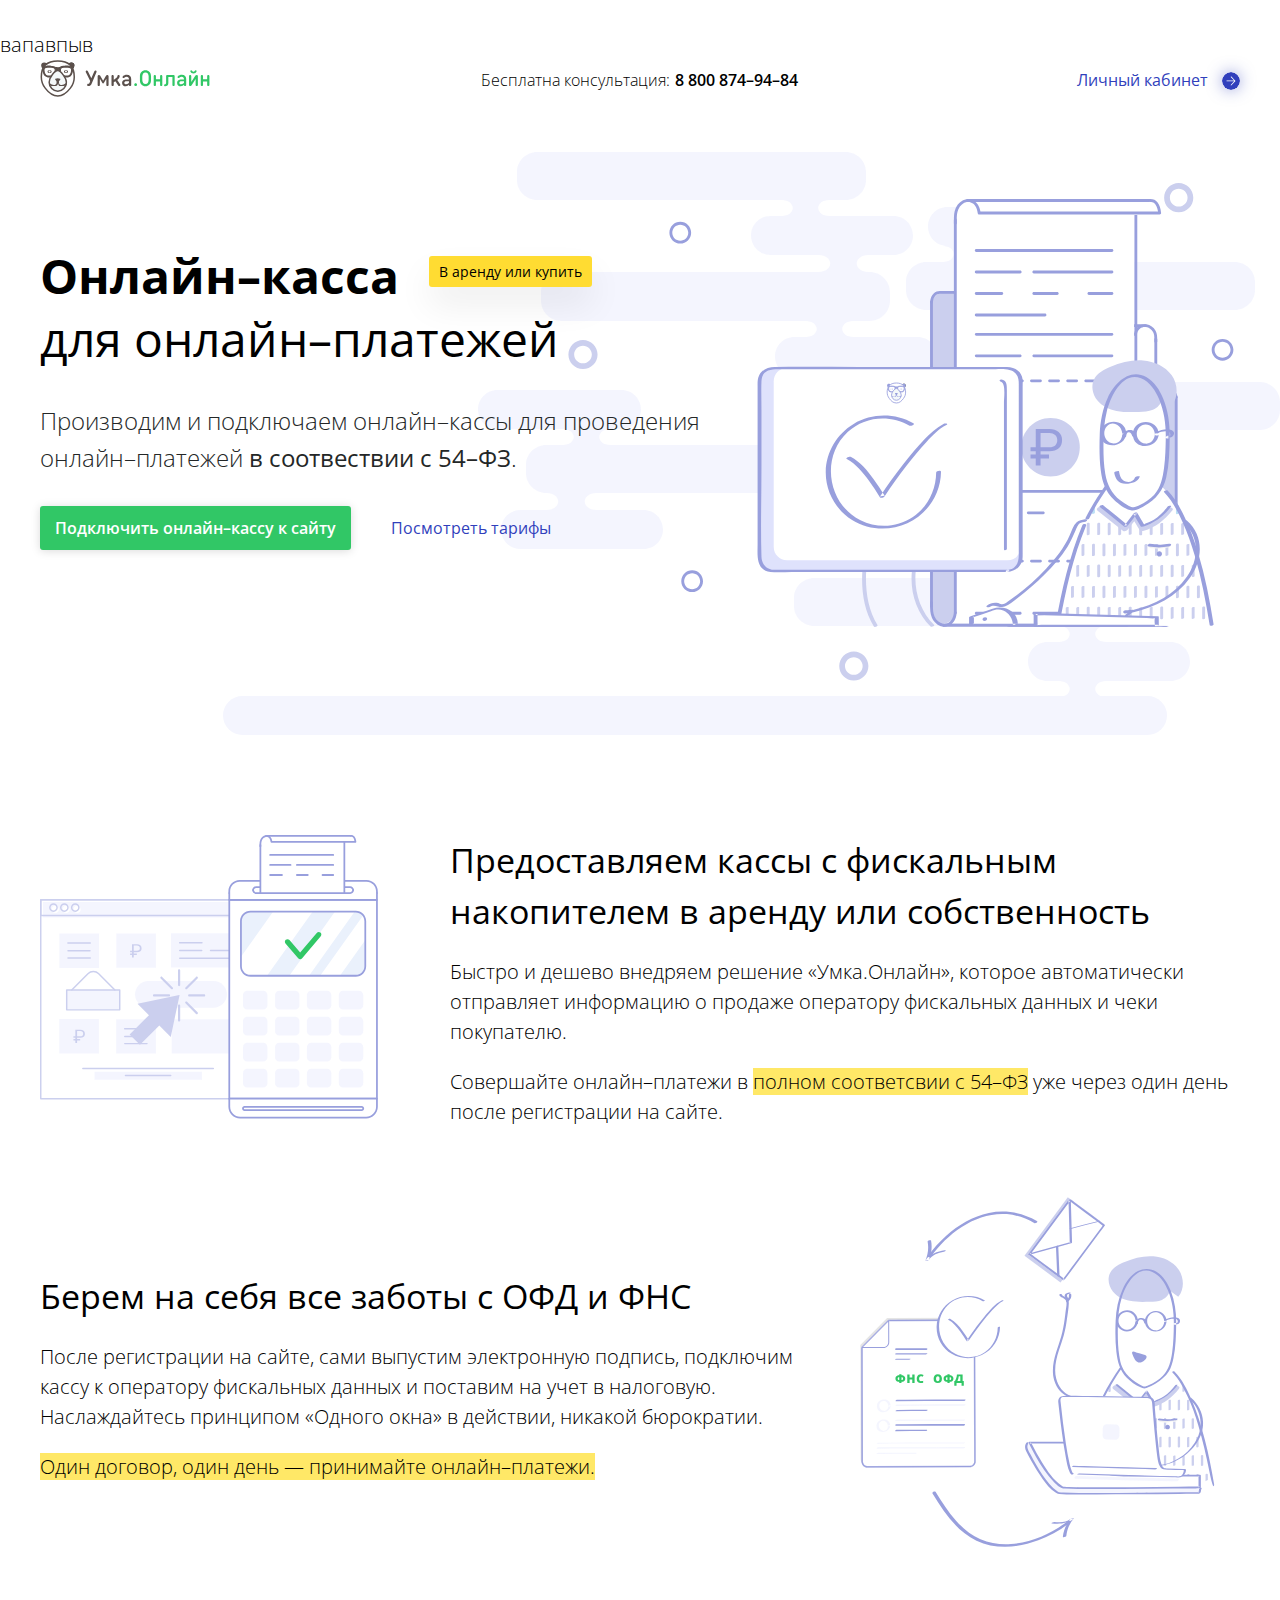
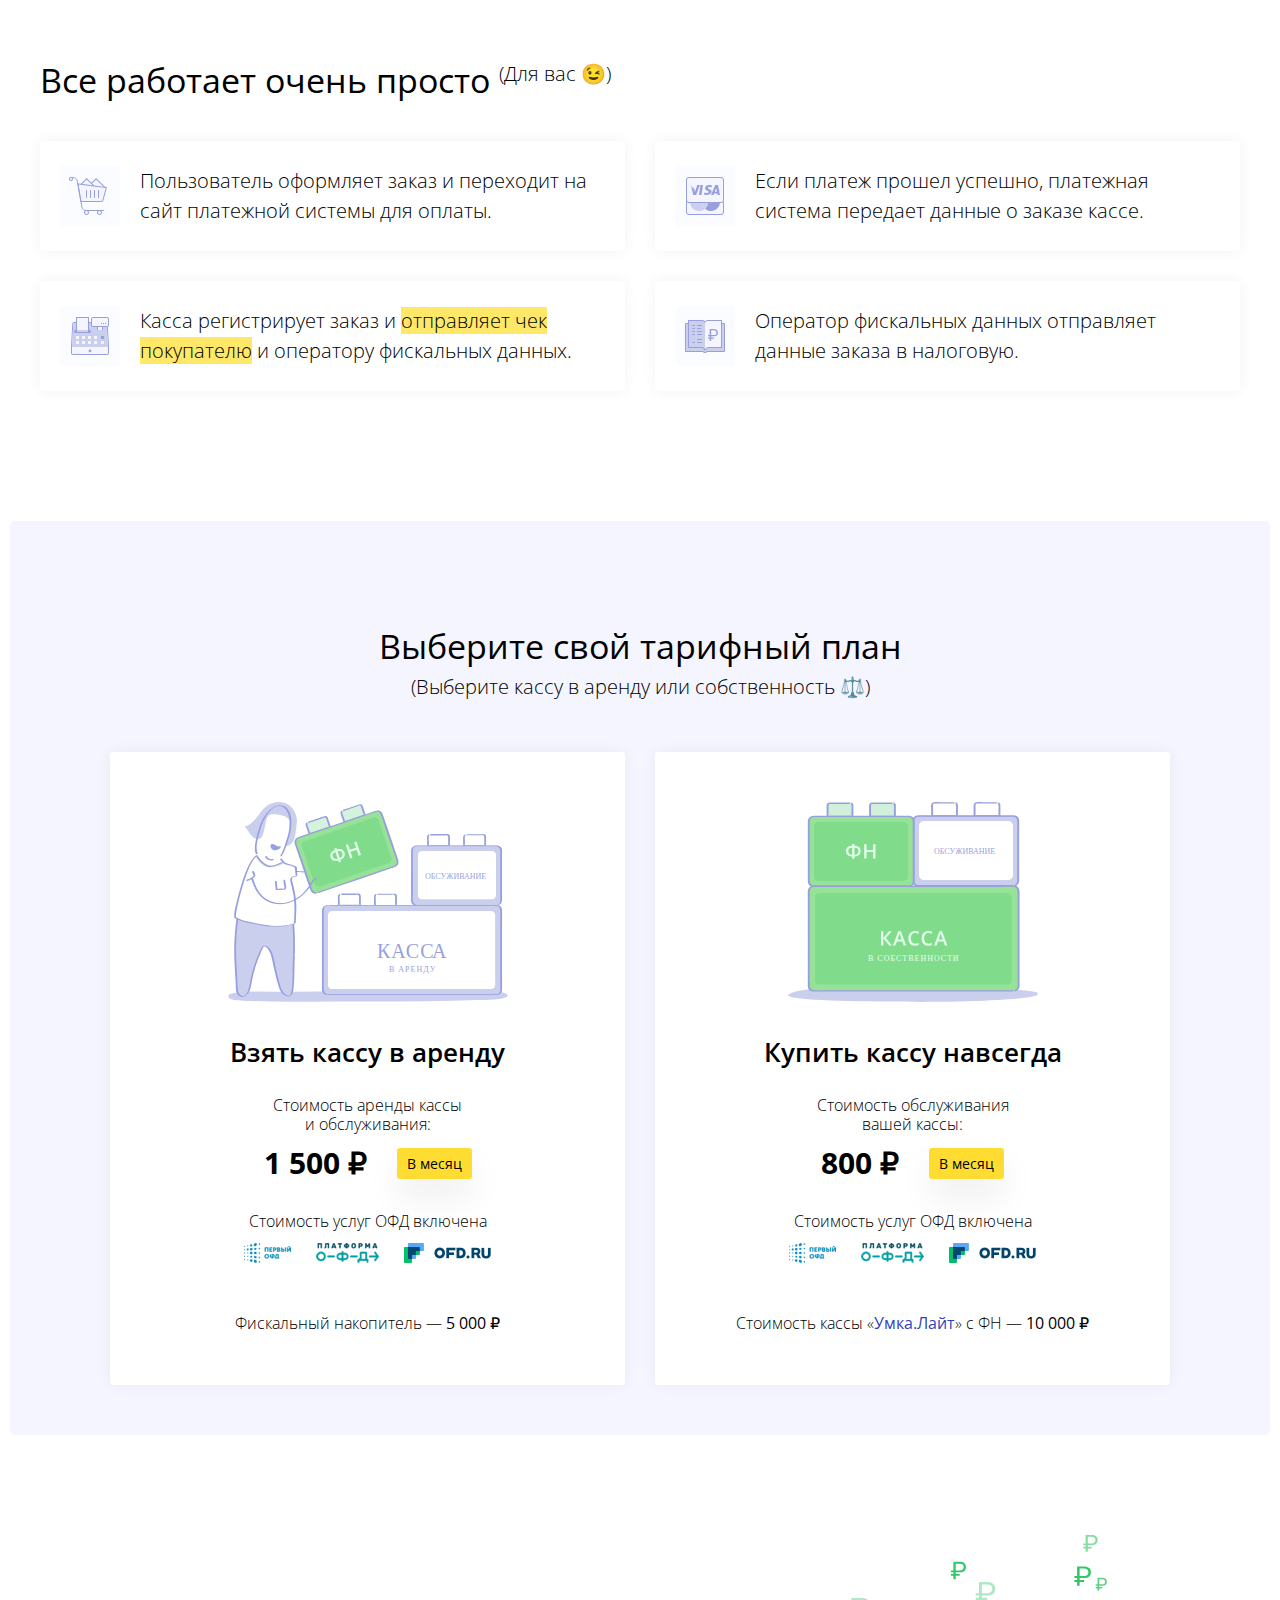
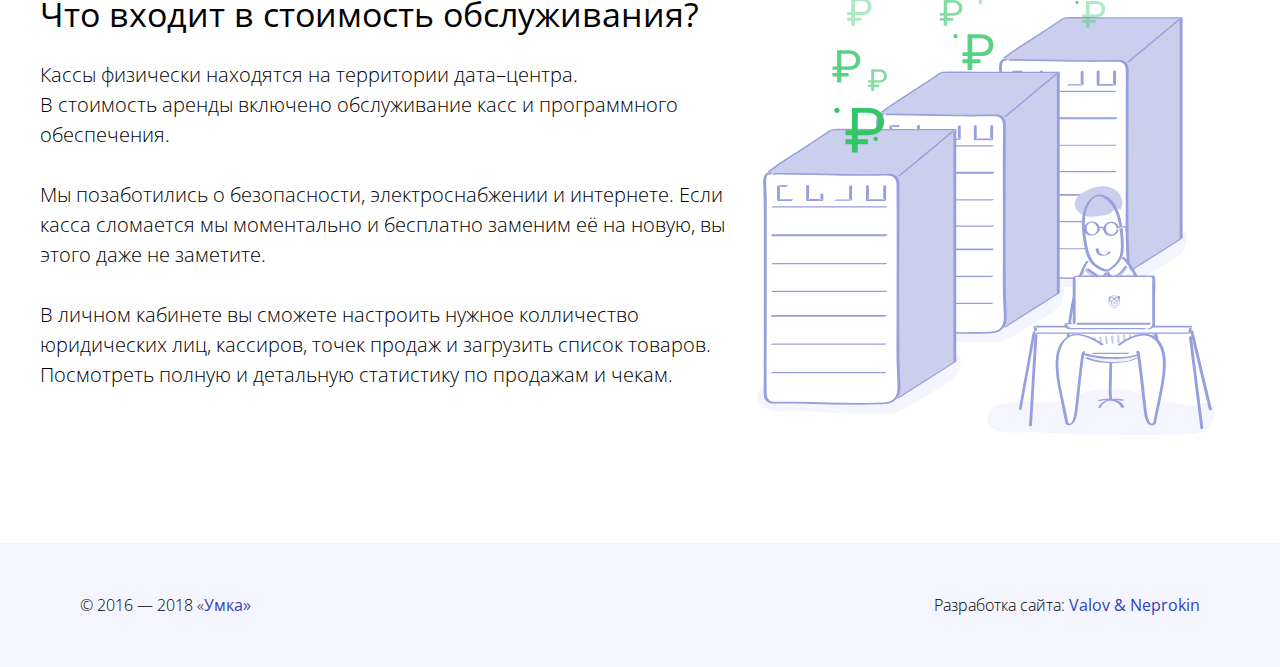
<file: index.html>
<!DOCTYPE html>
<html>

<head>
    <meta http-equiv="Content-Type" content="text/html; charset=utf-8">
    <title>Аренда онлайн–клас</title>
    <meta charset="utf-8">
    <link href="https://fonts.googleapis.com/css?family=Open+Sans:300,400,600,700" rel="stylesheet">
    <link type="text/css" rel="stylesheet" href="assets/css/reset.css" media="all">
    <link type="text/css" rel="stylesheet" href="assets/css/grid.css" media="all">
    <link type="text/css" rel="stylesheet" href="assets/css/modal.css" media="all">
    <link type="text/css" rel="stylesheet" href="assets/css/form.css" media="all">
    <link type="text/css" rel="stylesheet" href="assets/css/style.css" media="all">
    <link type="text/css" rel="stylesheet" href="assets/css/features.css" media="all">
    <link type="text/css" rel="stylesheet" href="assets/css/badge.css" media="all">
    <link type="text/css" rel="stylesheet" href="assets/css/btn.css" media="all">
    <link type="text/css" rel="stylesheet" href="assets/css/price.css" media="all">
    <link type="text/css" rel="stylesheet" href="assets/css/typography.css" media="all">
</head>

<body>
<!-- Header -->
<header class="header">
    вапавпыв
    <div class="container">
        <div class="row align-items-center">
            <div class="col-4">
                <a href="/" class="logo"> <img src="assets/img/logo.svg" alt="Умка.Онлайн"></a>
            </div>
            <div class="col-4">
                <div class="header_phone">
                    <span class="small">Бесплатна консультация:</span>
                    <a class="phone" href="tel:8 800 874–94–84">8 800 874–94–84</a>
                </div>
            </div>
            <div class="col-4">
                <div class="dashboard">
                    <a href="#">Личный кабинет
                        <svg class="svg-icon">
                            <use xlink:href="#sing_up" xmlns:xlink="http://www.w3.org/1999/xlink"></use>
                        </svg>
                    </a>
                </div>
            </div>
        </div>
    </div>
</header>

<!-- First screen -->
<div class="section first-screen">
    <div class="container">
        <div class="row">
            <div class="col-7">
                <h1>
                    <b>Онлайн–касса</b><sup><span class="badge badge-primary">В аренду или купить</span></sup><br>для
                    онлайн–платежей
                </h1>
                <p class="regular">Производим и подключаем онлайн–кассы для проведения онлайн–платежей <b>в соотвествии
                    с 54–ФЗ</b>.</p>
                <a href="#" class="btn btn-primary" data-toggle="modal" data-target="#modal_callback" >Подключить онлайн–кассу к сайту</a>
                <a href="#section_price" class="btn btn-link">Посмотреть тарифы</a>
            </div>
            <div class="col-5">
                <img src="assets/img/people.svg" alt="Онлайн—касса">
            </div>
        </div>
    </div>
</div>

<!-- Two screen -->
<div class="section pb-0">
    <div class="container">
        <div class="row align-items-center">
            <div class="col-4">
                <img src="assets/img/online-kassa.svg">
            </div>
            <div class="col-8">
                <h2>Предоставляем кассы с фискальным накопителем в аренду или собственность</h2>
                <p>Быстро и дешево внедряем решение «Умка.Онлайн», которое автоматически отправляет информацию о продаже
                    оператору фискальных данных и чеки покупателю.</p>
                <p>Совершайте онлайн–платежи в <span class="highlight">полном соответсвии с 54–ФЗ</span> уже через один
                    день после регистрации на сайте.</p>
            </div>
        </div>
        <div class="row align-items-center up">
            <div class="col-8">
                <h2>Берем на себя все заботы с ОФД и ФНС</h2>
                <p>После регистрации на сайте, сами выпустим электронную подпись, подключим кассу к оператору фискальных
                    данных и поставим на учет в налоговую. Наслаждайтесь принципом «Одного окна» в действии, никакой
                    бюрократии.</p>
                <p><span class="highlight">Один договор, один день — принимайте онлайн–платежи.</span></p>
            </div>
            <div class="col-4">
                <img src="assets/img/online-kassa_ofd_fns.svg">
            </div>
        </div>
    </div>
</div>
<!-- Three screen -->
<div class="section">
    <div class="container">

            <h2>Все работает очень просто <sup>(Для вас 😉)</sup></h2>

        <div class="row">

            <div class="col-6">
                <div class="features-item">
                    <div class="features-item__img">
                        <img src="assets/img/just_icon_one.svg">
                    </div>
                    <div class="features-item__text">
                        <p>Пользователь оформляет заказ и переходит на сайт платежной системы для оплаты.</p>
                    </div>
                </div>
                <div class="features-item">
                    <div class="features-item__img">
                        <img src="assets/img/just_icon_three.svg">
                    </div>
                    <div class="features-item__text">
                        <p>Касса регистрирует заказ и <span class="highlight">отправляет чек покупателю</span> и
                            оператору фискальных данных.</p>
                    </div>
                </div>
            </div>
            <div class="col-6">
                <div class="features-item">
                    <div class="features-item__img">
                        <img src="assets/img/just_icon_two.svg">
                    </div>
                    <div class="features-item__text">
                        <p>Если платеж прошел успешно, платежная система передает данные о заказе кассе.</p>
                    </div>
                </div>
                <div class="features-item">
                    <div class="features-item__img">
                        <img src="assets/img/just_icon_four.svg">
                    </div>
                    <div class="features-item__text">
                        <p>Оператор фискальных данных отправляет данные заказа в налоговую.</p>
                    </div>
                </div>
            </div>
        </div>
    </div>
</div>

<!-- Four screen -->
<a name="section_price"></a>
<div  class="container container_bg">
    <div class="section section-price">
        <div class="h2p text-center">
            <h2>Выберите свой тарифный план</h2>
            <p>(Выберите кассу в аренду или собственность ⚖️)</p>
        </div>
        <div class="row">

            <div class="col-6">
                <div class="price-item">
                    <div class="price-item__img">
                        <img src="assets/img/price_img_one.svg">
                    </div>
                    <h3 class="pice-item__name">
                        Взять кассу в аренду
                    </h3>
                    <div class="price-item__price property">
                        <div class="property__label">
                            Стоимость аренды кассы<br> и обслуживания:
                        </div>
                        <div class="property__content">
                            <div class="price-content-cost">
                                <div class="text_price">
                                    1 500 ₽
                                </div>
                                <div class="price-item__term">
                                    В месяц
                                </div>
                            </div>
                        </div>
                    </div>
                    <div class="price-item__logos property">
                        <div class="property__label">
                            Стоимость услуг ОФД включена
                        </div>
                        <div class="property__content">
                            <a href="https://www.1-ofd.ru" target="_blank"><img src="assets/img/ofd1.png"></a>
                            <a href="https://platformaofd.ru target=" _blank""><img src="assets/img/ofd2.png"></a>
                            <a href="https://ofd.ru" target="_blank"><img src="assets/img/ofd3.png"></a>
                        </div>
                    </div>
                    <div class="price-item__footer">
                        <p class="small">Фискальный накопитель — <b>5 000 ₽</b></p>
                    </div>
                </div>
            </div>
            <div class="col-6">
                <div class="price-item">
                    <div class="price-item__img">
                        <img src="assets/img/price_img_two.svg">
                    </div>
                    <h3 class="pice-item__name">
                        Купить кассу навсегда
                    </h3>
                    <div class="price-item__price property">
                        <div class="property__label">
                            Стоимость обслуживания<br>вашей кассы:
                        </div>
                        <div class="property__content">
                            <div class="price-content-cost">
                                <div class="text_price">800 ₽</div>
                                <div class="price-item__term very_small">В месяц</div>
                            </div>
                        </div>
                    </div>
                    <div class="price-item__logos property">
                        <div class="property__label">
                            Стоимость услуг ОФД включена
                        </div>
                        <div class="property__content">
                            <a href="https://www.1-ofd.ru" target="_blank"><img src="assets/img/ofd1.png"></a>
                            <a href="https://platformaofd.ru" target="_blank"><img src="assets/img/ofd2.png"></a>
                            <a href="https://ofd.ru" target="_blank"><img src="assets/img/ofd3.png"></a>
                        </div>
                    </div>
                    <div class="price-item__footer">
                        <p class="small">Стоимость кассы «<a href="http://tdproxy.ru/kkm-umka-01-fa-standart"
                                                             target="_blank">Умка.Лайт</a>» с ФН — <b>10 000 ₽</b></p>
                    </div>
                </div>
            </div>
        </div>
    </div>
</div>

<!-- Five screen -->
<div class
"section">
<div class="container container_data">
    <div class="row row_data">
        <div class="col-7">
            <h2>Что входит в стоимость обслуживания?</h2>
            <p>Кассы физически находятся на территории дата–центра. <br>В стоимость аренды включено обслуживание касс и
                программного обеспечения.</br><br> Мы позаботились о безопасности, электроснабжении и интернете. Если
                касса сломается мы моментально и
                бесплатно заменим её на новую, вы этого даже не заметите.</br><br>В личном кабинете вы сможете настроить
                нужное колличество юридических лиц, кассиров, точек продаж и загрузить список товаров. Посмотреть полную
                и детальную статистику по продажам
                и чекам.</b>
            </p>
        </div>
        <div class="col-5">
            <img src="assets/img/data_processing_center.svg"</div>
    </div>
</div>
</div>

<!-- Footer -->
<div class="section_footer">
    <div class="container">
        <div class="row small">
            <div class="col-4">
                <p>© 2016 — 2018 «<a href="/">Умка»</a></p>
            </div>
            <div class="col-8 text-right">
                <p>Разработка сайта: <a href="http://v-n.io" target="_blank">Valov & Neprokin</a></p>
            </div>
        </div>
    </div>
</div>


<div class="modal fade" tabindex="-1" role="dialog"  id="modal_callback">
    <div class="modal-dialog">
        <div class="modal__title">
            Подключить онлайн–кассу
        </div>
        <div class="modal__body">
            <form method="post"  id="callback_form">
                <div class="form__content">
                    <div class="form-group">
                        <input type="text" name="fields[name]" placeholder="Как к вам обращаться?" required />

                    </div>
                    <div class="form-group">
                        <div class="row">
                            <div class="col-6">
                                <input type="text" name="fields[email]" placeholder="Электронная почта" required/>
                            </div>
                            <div class="col-6">
                                <input type="text" name="fields[phone]"  class="input-phone" placeholder="Контактный телефон" required/>
                            </div>
                        </div>
                    </div>
                    <div class="form-group">
                        <div class="row align-items-center">
                            <div class="col-6">
                                <input type="checkbox" name="agree" id="agree"/>
                                <label for="agree">Согласен с условями обработки</label>
                            </div>
                            <div class="col text-right" >
                                <input type="submit" class="btn btn-primary btn-lg"
                                       value="Подключить онлайн–кассу к сайту" />
                            </div>
                        </div>
                    </div>
                </div>
                <div class="form__success-message">
                    <p>
                        Спасибо за Вашу заявку, менеджер свяжется с Вами<br> в ближайшее время.
                    </p>
                    <p>
                        <img src="assets/img/bear.svg">

                    </p>
                </div>

            </form>
        </div>
    </div>
</div>


<svg style="position: absolute; width: 0; height: 0;" width="0" height="0" version="1.1"
     xmlns="http://www.w3.org/2000/svg" xmlns:xlink="http://www.w3.org/1999/xlink">
    <defs>
        <symbol id="sing_up" viewBox="0 0 20 20">
            <g fill="none" fill-rule="evenodd">
                <circle cx="10" cy="10" r="10" fill="currentColor"/>
                <path fill="#FFF" fill-rule="nonzero"
                      d="M5.10095197,0.00144770499 C4.95472149,0.0297982922 4.83607252,0.144089915 4.79455926,0.296588228 C4.75304601,0.449086541 4.79580975,0.613558154 4.90499004,0.72131085 L8.50579035,4.56930657 C8.50579035,4.56930657 0.457245723,4.56869278 0.445004837,4.56930657 C0.228551275,4.58014938 1.08986713e-14,4.74276652 0,4.98813604 C-1.08639768e-14,5.23350556 0.23073368,5.40696551 0.445004837,5.40696551 L8.50579035,5.40696551 L4.90499004,9.25496123 C4.7881283,9.3555978 4.73530028,9.51871014 4.76894526,9.67501457 C4.80259024,9.83131899 4.91680044,9.95336973 5.06306386,9.98932444 C5.20932728,10.0252792 5.36196127,9.96882449 5.45613295,9.84394017 L9.73055236,5.28916972 L10,4.98813604 L9.73055236,4.68710236 L5.45613295,0.132331913 C5.37425438,0.0390346231 5.25697326,-0.00917017574 5.13769483,0.00144770499 C5.12545394,0.000833909323 5.11319285,0.000833909323 5.10095197,0.00144770499 Z"
                      transform="translate(5 5)"/>
            </g>
        </symbol>
    </defs>
</svg>
<script src="https://ajax.googleapis.com/ajax/libs/jquery/3.3.1/jquery.min.js"></script>
<script src="/assets/js/bootstrap.min.js"></script>
<script src="/assets/js/jquery.mask.js"></script>
<script src="/assets/js/main.js"></script>



</body>
</file>
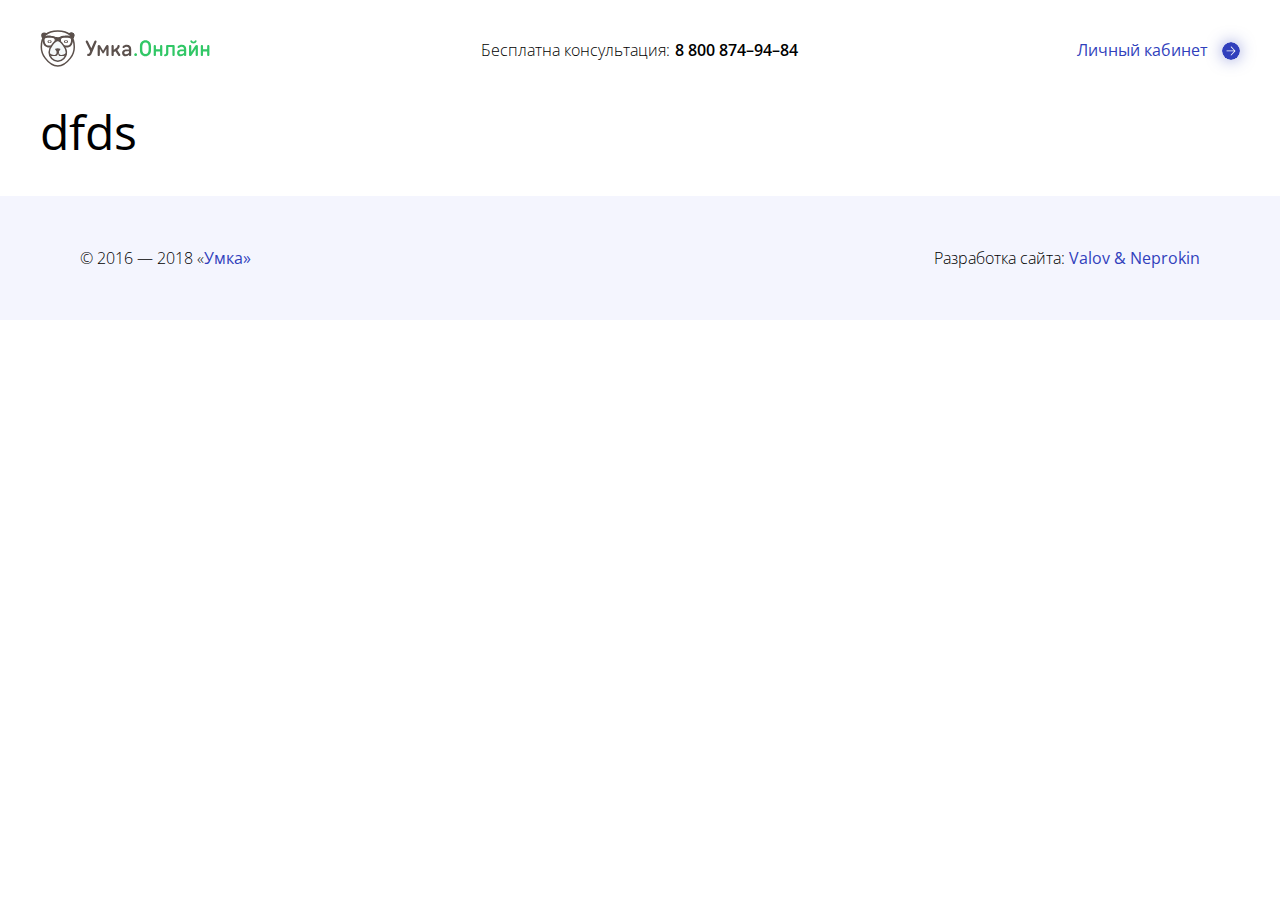
<file: rules.html>
<!DOCTYPE html>
<html>

<head>
    <meta http-equiv="Content-Type" content="text/html; charset=utf-8">
    <title>Аренда онлайн–клас</title>
    <meta charset="utf-8">
    <link href="https://fonts.googleapis.com/css?family=Open+Sans:300,400,600,700" rel="stylesheet">
    <link type="text/css" rel="stylesheet" href="assets/css/reset.css" media="all">
    <link type="text/css" rel="stylesheet" href="assets/css/grid.css" media="all">
    <link type="text/css" rel="stylesheet" href="assets/css/modal.css" media="all">
    <link type="text/css" rel="stylesheet" href="assets/css/form.css" media="all">
    <link type="text/css" rel="stylesheet" href="assets/css/style.css" media="all">
    <link type="text/css" rel="stylesheet" href="assets/css/features.css" media="all">
    <link type="text/css" rel="stylesheet" href="assets/css/badge.css" media="all">
    <link type="text/css" rel="stylesheet" href="assets/css/btn.css" media="all">
    <link type="text/css" rel="stylesheet" href="assets/css/price.css" media="all">
    <link type="text/css" rel="stylesheet" href="assets/css/typography.css" media="all">
</head>

<body>
<!-- Header -->
<header class="header">
    <div class="container">
        <div class="row align-items-center">
            <div class="col-4">
                <a href="/" class="logo"> <img src="assets/img/logo.svg" alt="Умка.Онлайн"></a>
            </div>
            <div class="col-4">
                <div class="header_phone">
                    <span class="small">Бесплатна консультация:</span>
                    <a class="phone" href="tel:8 800 874–94–84">8 800 874–94–84</a>
                </div>
            </div>
            <div class="col-4">
                <div class="dashboard">
                    <a href="#">Личный кабинет
                        <svg class="svg-icon">
                            <use xlink:href="#sing_up" xmlns:xlink="http://www.w3.org/1999/xlink"></use>
                        </svg>
                    </a>
                </div>
            </div>
        </div>
    </div>
</header>

<div сlass="section">
    <div class="container">
        <h1>dfds</h1>
    </div>
</div>


<!-- Footer -->
<div class="section_footer">
    <div class="container">
        <div class="row small">
            <div class="col-4">
                <p>© 2016 — 2018 «<a href="/">Умка»</a></p>
            </div>
            <div class="col-8 text-right">
                <p>Разработка сайта: <a href="http://v-n.io" target="_blank">Valov & Neprokin</a></p>
            </div>
        </div>
    </div>
</div>


<div class="modal">
    <div class="modal-dialog">
        <div class="modal__title">
            Подключить онлайн–кассу
        </div>
        <div class="modal__body">
            <form>
                <div class="form-group">
                    <input type="text" name="name"/>

                </div>
                <div class="form-group">
                    <div class="row">
                        <div class="col-6">
                            <input type="text" name="email"/>
                        </div>
                        <div class="col-6">
                            <input type="text" name="phone"/>
                        </div>
                    </div>
                </div>
                <div class="form-group">
                    <div class="row align-items-center">
                        <div class="col-6">
                            <input type="checkbox" name="agree" id="agree"/>
                            <label for="agree">Согласен с <a href="#">условями обработки</a></label>
                        </div>
                        <div class="col-6">
                            <input type="submit" class="btn btn-primary btn-lg btn-block"
                                   value="Подключить онлайн–кассу к сайту"/>
                        </div>
                    </div>
                </div>

            </form>
        </div>
    </div>
</div>


<svg style="position: absolute; width: 0; height: 0;" width="0" height="0" version="1.1"
     xmlns="http://www.w3.org/2000/svg" xmlns:xlink="http://www.w3.org/1999/xlink">
    <defs>
        <symbol id="sing_up" viewBox="0 0 20 20">
            <g fill="none" fill-rule="evenodd">
                <circle cx="10" cy="10" r="10" fill="currentColor"/>
                <path fill="#FFF" fill-rule="nonzero"
                      d="M5.10095197,0.00144770499 C4.95472149,0.0297982922 4.83607252,0.144089915 4.79455926,0.296588228 C4.75304601,0.449086541 4.79580975,0.613558154 4.90499004,0.72131085 L8.50579035,4.56930657 C8.50579035,4.56930657 0.457245723,4.56869278 0.445004837,4.56930657 C0.228551275,4.58014938 1.08986713e-14,4.74276652 0,4.98813604 C-1.08639768e-14,5.23350556 0.23073368,5.40696551 0.445004837,5.40696551 L8.50579035,5.40696551 L4.90499004,9.25496123 C4.7881283,9.3555978 4.73530028,9.51871014 4.76894526,9.67501457 C4.80259024,9.83131899 4.91680044,9.95336973 5.06306386,9.98932444 C5.20932728,10.0252792 5.36196127,9.96882449 5.45613295,9.84394017 L9.73055236,5.28916972 L10,4.98813604 L9.73055236,4.68710236 L5.45613295,0.132331913 C5.37425438,0.0390346231 5.25697326,-0.00917017574 5.13769483,0.00144770499 C5.12545394,0.000833909323 5.11319285,0.000833909323 5.10095197,0.00144770499 Z"
                      transform="translate(5 5)"/>
            </g>
        </symbol>
    </defs>
</svg>

</body>
</file>
<file: assets/css/grid.css>
*,
*::before,
*::after {
  box-sizing: border-box;
}
body{
  min-width: 1260px;
}


.container {
  max-width: 1260px;
  margin: 0 auto;
  padding-left: 30px;
  padding-right: 30px;
}
.row {
  display: flex;
/*
  -webkit-flex-wrap: wrap;
  -ms-flex-wrap: wrap;
  flex-wrap: wrap;
*/
  margin-left: -15px;
  margin-right: -15px;
}
.col {
  flex-grow: 1
}
.col, .col-1, .col-2, .col-3, .col-4, .col-5, .col-6, .col-7, .col-8, .col-8, .col-10, .col-11, .col-12 {
  padding-left: 15px;
  padding-right: 15px;
}
.col-1 {
  flex-basis: 8.33%
}
.col-2 {
  flex-basis: 16.66%
}
.col-3 {
  flex-basis: 25%
}
.col-4 {
  flex-basis: 33.33%
}
.col-5 {
  flex-basis: 41.66%
}
.col-6 {
  flex-basis: 50%
}
.col-7 {
  flex-basis: 58.33%
}
.col-8 {
  flex-basis: 66.66%
}
.col-9 {
  flex-basis: 75%
}
.col-10 {
  flex-basis: 83.33%
}
.col-11 {
  flex-basis: 91.66%
}
.col-12 {
  flex-basis: 100%
}

.align-items-center{
  align-items:center;
}
.pb-0{
  padding-bottom: 0!important;
}
</file>
<file: assets/css/modal.css>
.modal{

  background: rgba(223, 226, 252, .8);
  position: fixed;
  top:0; right:0; left:0; bottom: 0;

  align-items: center;
  justify-content: center;

  display: none!important;

}
.modal.in{
  display: flex!important;
}

.modal-dialog{
  background:#fff;

  max-width: 888px;
  width: 100%;
  box-shadow: 0 0 15px 0 rgba(0,0,0,0.05);
  border-radius: 5px;
}

.modal__title{
  font-weight: 400;
  line-height: 1.3em;
  font-size: 48px;
  text-align: center;
  padding:  70px 70px 50px 70px;
}

.modal__body{
  padding: 0 70px 70px;
}
</file>
<file: assets/css/form.css>
input[type=text] {
  padding: 10px 20px ;
  background: #F9F8FA;
  border-radius: 5px;
  height: 60px;
  width: 100%;

  font-size: 18px;
  border:1px solid  transparent;
  box-shadow: none;
}
input[type=text]:hover{
  border-color: rgba(0,0,0, .1);
}
input[type=text]:focus{
  border-color: #31C766;
}

.form-group + .form-group{
  margin-top: 30px;
}


input[type=checkbox]{
  display: none;
}
input[type=checkbox] +label{
  position: relative;
  cursor: pointer;
  padding-left: 40px;

}
input[type=checkbox] +label:before{
  content: "";
  width: 25px; height: 25px;
  border-radius: 50%;
  background: #F9F8FA;
  border: 1px solid #DADADA;
  display: block;
  position: absolute;
  left: 0; top: 50%;
  margin-top: -12px;
}
input[type=checkbox] +label:hover:before{
  border-color: rgba(0,0,0, .3);
}

input[type=checkbox] +label:after{
  content: "";
  width: 15px; height: 15px;
  margin-top:-7px; left: 5px;
  top: 50%;
  border-radius: 50%;

  display: block;
  position: absolute;
}

input[type=checkbox]:checked +label:after{
  background: #31C766;

  box-shadow: 0 1px 10px 0 rgba(12,0,51,0.10);
}
</file>
<file: assets/css/style.css>
.section {
  padding-top: 100px;
  padding-bottom: 100px;
}

.section_bg {
  background: #F4F5FE;
}

.section_footer {

  background: #F4F5FE;
  padding: 50px 50px
}

.container_bg {
  background: #F4F5FE;
  border-radius: 5px;
}

.row_data {
  margin-top: 100px;
  margin-bottom: 100px;
  align-items: center;
}

.text-center {
  text-align: center;
}

.text-right {
  text-align: right;
}

.first-screen {
  background: url(../img/bg.svg) no-repeat;
  background-repeat: no-repeat;
  background-position: right bottom;
  max-width: 1400px;
  margin-right: auto;
  margin-left: auto;
}

.full-image {
}

.header {
  padding-top: 30px;
  align-items: center;
}
.header a{
  font-size: 16px;
}

.logo {
  display: block;
  overflow: hidden;
  line-height: 1em;
}

.dashboard a:hover svg {
  color: #222C87;
}

.dashboard svg {
  vertical-align: middle;
  box-shadow: 0 0 15px 0 rgba(49, 63, 188, 0.50);
  border-radius: 50%;
  margin-left: 10px;
  margin-top: -2px;
  font-size: 18px;
}

.dashboard {
  text-align: right;
}

.header_phone {
  line-height: 1em;
  text-align: center;
}

.header_phone .phone {
  display: inline-block;
  vertical-align: middle;
}

.up {
  margin-top: 70px;
}

.margin-left {
  margin-left: 30px;
}

.margin-right {
  margin-right: 30px;
}

.property__label {
  font-size: 16px;
  font-weight: 300;
  line-height: 1.2em;
}

.property__label+.property__content {
  margin-top: 10px;
}


#callback_form{
  position: relative;
}

.form-messages__item{
  padding: 0 10px;
  border-radius: 3px;
  margin-bottom: 10px;
  border:1px solid transparent;
}

.form-messages__item.error{
  background: rgba(171,39,34, .3);
}

.form__success-message{
  text-align: center;
  position: absolute;
  display: none;
  top:0;
  left: 0;
  width: 100%;
}
form  .form__content{
}
form.send  .form__success-message{
  display: block;
}
form.send  .form__content{
  opacity: 0;
}
</file>
<file: assets/css/features.css>
.features-item {
 display: flex;
 padding: 25px 15px 25px 20px;
 margin: 15px 0px  30px 0;
 box-shadow: 0 0 15px 0 rgba(0,0,0,0.05);
 border-radius: 3px;
 align-items: center;
}
.features-item__img {
  margin-right: 20px;
  flex: 0 0 60px;
  height: 60px;
}
</file>
<file: assets/css/badge.css>
.badge{
  box-shadow: 0 18px 35px 0 rgba(0, 0, 0, 0.07);
  border-radius: 3px;
  margin-left: 30px;
  padding: 5px 10px 5px 10px;
  display: inline-block;
  line-height: 1.5em;
  font-size: 14px;
}
.badge-primary{
  background: #FFDC32;
  color: #000;
}

.badge-secondary{
    background: #FFDC32;
}
</file>
<file: assets/css/btn.css>
.btn {
  padding: 0 15px 0 15px;
  line-height: 44px;
  display: inline-block;
  font-size: 16px;
  height: 44px;
  border: 0;
}
.btn-primary {
  background: #31C766;
  color: #FFF;
  font-weight: 600;
  border-radius: 3px;

  box-shadow: 0 1px 10px 0 rgba(0,0,0,0.15);
  position: relative;
  top: 0;
  transition: all .2s;
}
.btn-primary:hover {
  background: #1AAA4D;
  color: #FFF;
}
.btn-primary:active {
  background: #1AAA4D;
  top: 1px;
}
.btn-link  {
  margin-left: 20px;
}

.btn-block{
  display: block;
  width: 100%;
}
.btn-lg{
  height: 60px;
  border-radius: 5px;
}
</file>
<file: assets/css/price.css>
.price-item {
  box-shadow: 0 0 15px 0 rgba(0, 0, 0, 0.05);
  border-radius: 3px;
  background-color: #FFF;
  padding: 50px 10px;
  text-align: center;
}

.price-item__img {
  margin: auto;
  text-align: center;
}

.section-price {
  padding-left: 70px;
  padding-right: 70px;
  padding-bottom: 50px;
}

.price-item__term {
  background: #FFDC32;
  box-shadow: 0 18px 35px 0 rgba(0, 0, 0, 0.07);
  border-radius: 3px;
  margin-left: 30px;
  padding: 5px 10px 5px 10px;
  display: inline-block;
  line-height: 1.5em;
}

.price-content-cost {
  display: flex;
  justify-content: center;
  align-items: center;
  font-size: 14px;
  font-weight: 400;
}

.price-item__price .property__content {
  margin-top: 0;
}

.price-item__logos {
  margin-top: 20px;
}
.price-item__logos img {
  margin-right: 10px;
  margin-left: 10px;
  opacity:1;
}
.price-item__logos img:hover {
  opacity: .6;
}
.price-item__footer {
  margin-top: 40px;
}
</file>
<file: assets/css/typography.css>
a {
  text-decoration: none;
  font-weight: 400;

  color: #313FBC;
}

a:hover {
  color: #222C87;
}

body {
  font-family: 'Open Sans', sans-serif;
  font-weight: 300;
  line-height: 1.5em;
  font-size: 20px;
  color: #000000;
  padding: 0;
  margin: 0;
}

p {
  margin: 0;
}

p+p {
  margin-top: 20px;
}

h1 {
  font-weight: 400;
  line-height: 1.3em;
  font-size: 48px;
}

h2 {
  font-weight: 400;
  line-height: 1.5em;
  font-size: 34px;
  margin-bottom: 20px;
  margin-top: 0px;
}

H2 sup {
  font-weight: 300;
  font-size: 20px;
  letter-spacing: 0;
  line-height: 33px;
}

*+h2 {
  margin-top: 20px;
}

.h2p {
  margin-bottom: 50px;
}

.h2p h2 {
  margin-bottom: 0;
}

h3 {
  font-weight: 600;
  line-height: 1.3em;
  font-size: 26px;
}

.small {
  font-size: 16px;
  font-weight: 300;
  line-height: 1.5em;
}

.phone {
  font-size: 20px;
  font-weight: 600;
  color: #000000;
}

.regular {
  font-size: 24px;
  color: #242727;
  letter-spacing: 0;
  line-height: 37px;
  margin-bottom: 30px;
}

.text_price {
  font-size: 30px;
  line-height: 58px;
  font-weight: 700;
}

.highlight {
  background: #FFE867;
}
.small_label {
  font-size: 14px;
  color: #000;
  letter-spacing: 0;
  line-height: 37px;
  background: #FFDC32;
  box-shadow: 0 18px 35px 0 rgba(0,0,0,0.07);
  border-radius: 3px;
  margin-left: 30px;
  padding: 5px 10px 5px 10px;
  display: inline-block;
  line-height: 1.5em;
}
</file>
